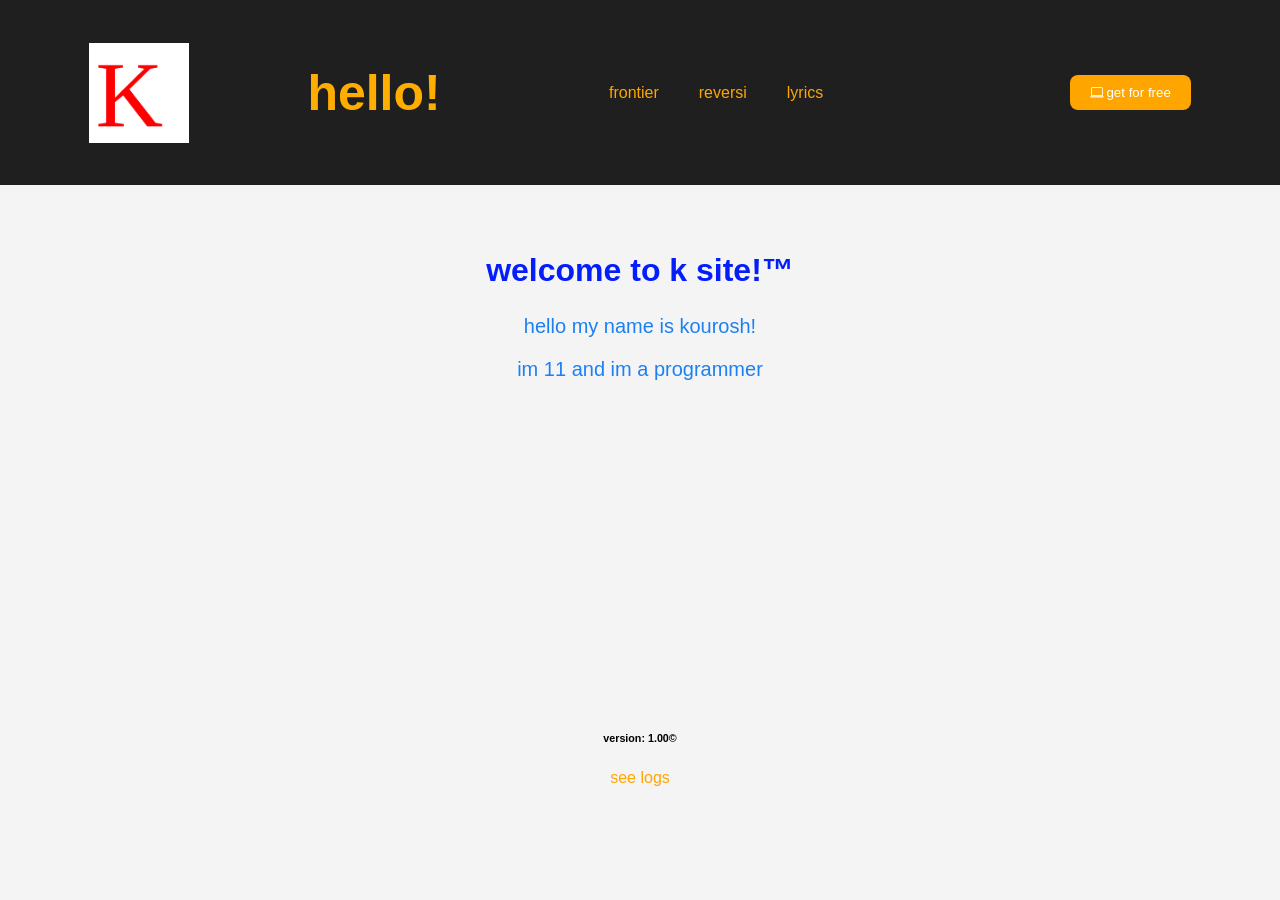
<file: index.html>
<!DOCTYPE html>
<html lang="en">
<head>
    <meta charset="UTF-8">
    <meta name="viewport" content="width=device-width, initial-scale=1.0">
    <title>K site!</title>
    <link rel="stylesheet" href="style.css">
    <link rel="stylesheet" href="https://cdn.jsdelivr.net/npm/bootstrap-icons@1.13.1/font/bootstrap-icons.min.css">
</head>
<body>
    <!-- header -->
    <header class="header-top">
        <img src="images/images.png" class="img1">
        <h1 class="h11">hello!</h1>
        <nav class="nav1">
        <ul class="ul1">
            <a href="frontier.html">
            <li>frontier</li>
            </a>
            <a href="reversi.html">
            <li>reversi</li>
            </a>
            <a href="lyrics.html">
            <li>lyrics</li>
            </a>
        </ul>
        </nav>
        <br>
        <button><i class="bi bi-laptop"></i> get for free</button>
    </header>
    <main class="main1">
    <h2 class="h21">welcome to k site!™</h2>
    <p>hello my name is kourosh!</p>
    <p>im 11 and im a programmer</p>
    <br><br><br><br><br><br><br><br><br><br><br><br><br><br><br><br><br>
    <h6>version: 1.00©</h6>
    <a href="log.html">see logs</a>
    </main>
</body>
</html>
</file>
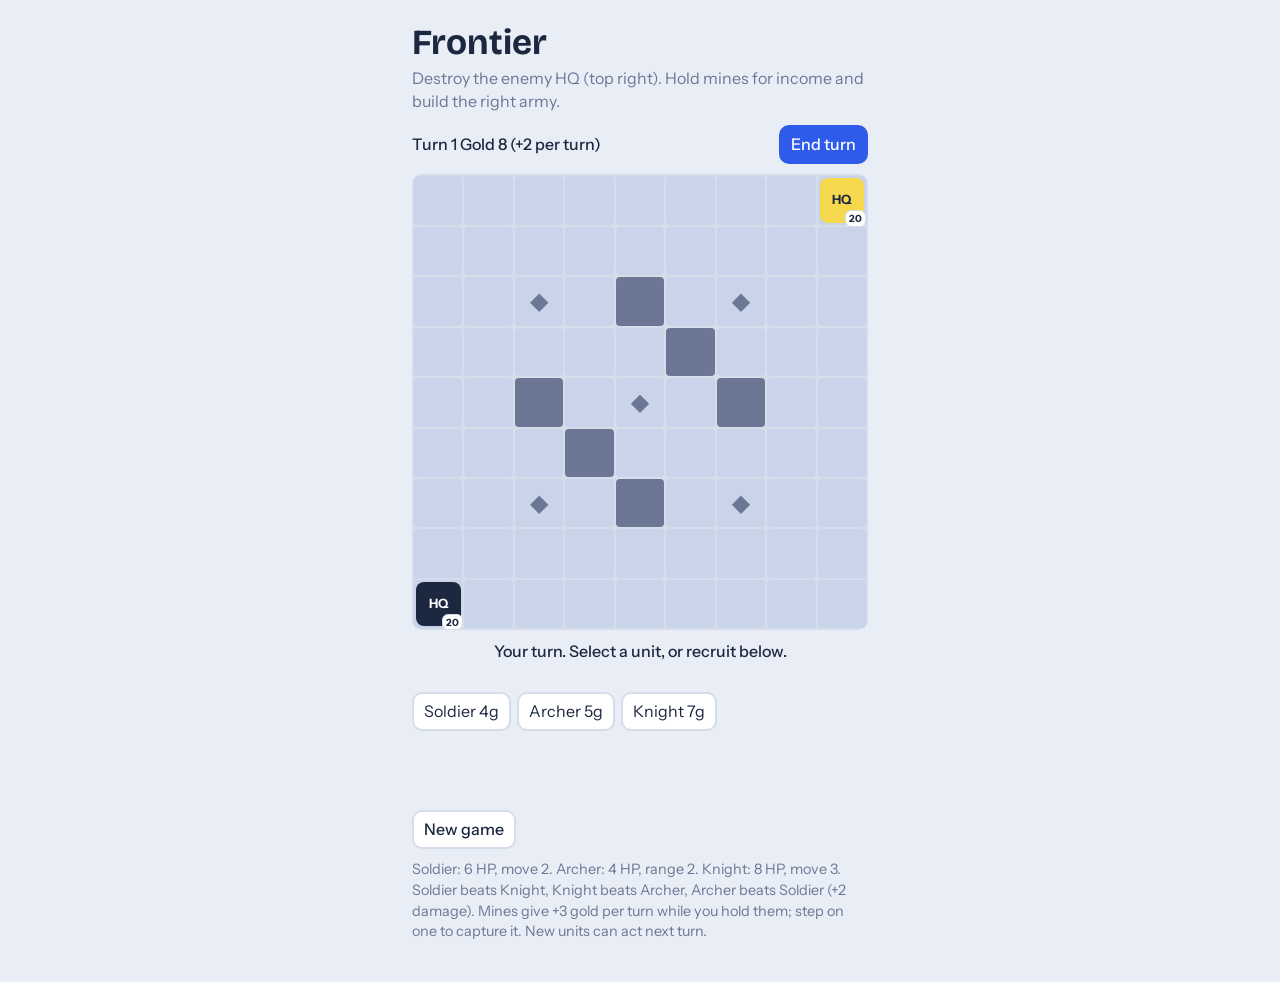
<file: frontier.html>
<!DOCTYPE html>
<html lang="en">
<head>
<meta charset="utf-8">
<meta name="viewport" content="width=device-width, initial-scale=1, viewport-fit=cover">
<title>Frontier</title>
<link href="https://fonts.googleapis.com/css2?family=Bricolage+Grotesque:wght@500;700&family=Instrument+Sans:wght@400;500&display=swap" rel="stylesheet">
<style>
:root{
  box-sizing:border-box;
  --bg:#e9eef6;--card:#fff;--ink:#1c2740;--muted:#6b7794;--line:#d5dcea;--board:#c9d4ea;
  --p1:#1c2740;--p1t:#fff;--p2:#f6d84c;--p2t:#1c2740;--accent:#2f5bea;--danger:#e0453a;--gold:#b58f00;
  padding-top:env(safe-area-inset-top,0px);padding-bottom:env(safe-area-inset-bottom,0px);
}
@media (prefers-color-scheme:dark){
  :root:not([data-theme="light"]){--bg:#141b2d;--card:#24304e;--ink:#e8edf8;--muted:#93a0bf;--line:#2c3856;--board:#24304e;--p1:#e8edf8;--p1t:#141b2d;--accent:#7b9bff;--gold:#f6d84c}
}
:root[data-theme="dark"]{--bg:#141b2d;--card:#24304e;--ink:#e8edf8;--muted:#93a0bf;--line:#2c3856;--board:#24304e;--p1:#e8edf8;--p1t:#141b2d;--accent:#7b9bff;--gold:#f6d84c}
html{scroll-padding-top:env(safe-area-inset-top,0px)}
*,*:before,*:after{box-sizing:inherit}
body{margin:0;background:var(--bg);color:var(--ink);font-family:"Instrument Sans",system-ui,sans-serif;font-size:16px;line-height:1.45}
main{max-width:480px;margin:0 auto;padding:24px 12px 40px}
h1{font-family:"Bricolage Grotesque",system-ui,sans-serif;font-weight:700;font-size:2.2rem;line-height:1.1;margin:0 0 4px}
.sub{color:var(--muted);margin:0 0 12px}
.row{display:flex;justify-content:space-between;align-items:center;gap:8px;margin-bottom:10px;flex-wrap:wrap;font-weight:500}
button{font:inherit;cursor:pointer;border-radius:10px;border:2px solid var(--line);background:var(--card);color:var(--ink);padding:6px 10px}
button:disabled{opacity:.45;cursor:default}
button.go{background:var(--accent);border-color:var(--accent);color:#fff;font-weight:500}
:root[data-theme="dark"] button.go{color:#141b2d}
:focus-visible{outline:3px solid var(--accent);outline-offset:2px}
.board{display:grid;grid-template-columns:repeat(9,1fr);gap:2px;background:var(--line);padding:2px;border-radius:10px}
.cell{aspect-ratio:1;background:var(--board);border:0;border-radius:4px;padding:0;position:relative;display:flex;align-items:center;justify-content:center}
.cell.wall{background:var(--muted)}
.cell.reach{box-shadow:inset 0 0 0 3px var(--accent);background:color-mix(in srgb,var(--accent) 22%,var(--board))}
.cell.tgt{box-shadow:inset 0 0 0 3px var(--danger)}
.cell.sel{outline:3px solid var(--accent);outline-offset:-3px}
.mine{position:absolute;font-style:normal;font-size:1.5rem;line-height:1;color:var(--muted)}
.mine.o0{color:var(--p1)}.mine.o1{color:var(--gold)}
.u,.hq{position:relative;z-index:1;display:flex;align-items:center;justify-content:center;font-weight:700;width:78%;height:78%}
.u{border-radius:50%}.hq{border-radius:8px;width:92%;height:92%;font-size:.8rem}
.u.o0,.hq.o0{background:var(--p1);color:var(--p1t)}
.u.o1,.hq.o1{background:var(--p2);color:var(--p2t)}
.u.done{opacity:.55}
small{position:absolute;right:-2px;bottom:-4px;font-size:.62rem;background:var(--card);color:var(--ink);border-radius:6px;padding:0 3px;border:1px solid var(--line)}
.msg{min-height:2.6em;margin:10px 0;font-weight:500;text-align:center}
.rec{display:flex;gap:6px;flex-wrap:wrap;margin-bottom:10px}
.log{color:var(--muted);font-size:.9rem;min-height:4.2em;margin:0 0 8px}
.help{color:var(--muted);font-size:.9rem;margin:0}
</style>
</head>
<body>
<main>
  <h1>Frontier</h1>
  <p class="sub">Destroy the enemy HQ (top right). Hold mines for income and build the right army.</p>
  <div class="row"><span id="info"></span><button class="go" id="end" type="button">End turn</button></div>
  <div class="board" id="board"></div>
  <div class="msg" id="msg" aria-live="polite"></div>
  <div class="rec" id="rec"></div>
  <p class="log" id="log"></p>
  <div class="row"><button id="new" type="button">New game</button></div>
  <p class="help">Soldier: 6 HP, move 2. Archer: 4 HP, range 2. Knight: 8 HP, move 3. Soldier beats Knight, Knight beats Archer, Archer beats Soldier (+2 damage). Mines give +3 gold per turn while you hold them; step on one to capture it. New units can act next turn.</p>
</main>
<script>
var G=9,T={S:{n:"Soldier",c:4,hp:6,a:3,m:2,r:1},A:{n:"Archer",c:5,hp:4,a:3,m:2,r:2},K:{n:"Knight",c:7,hp:8,a:4,m:3,r:1}};
var BEAT={K:"A",A:"S",S:"K"},DIRS=[[1,0],[-1,0],[0,1],[0,-1]];
var walls,mines,units,hq,gold,turn,turnNo,sel,over,winner,busy,notes,cells=[];
function key(x,y){return x+","+y}
function dist(a,b,c,d){return Math.abs(a-c)+Math.abs(b-d)}
function ub(x,y){return units.find(function(u){return u.x===x&&u.y===y})}
function hqAt(x,y){return hq.findIndex(function(h){return h.x===x&&h.y===y})}
function blocked(x,y){return x<0||y<0||x>=G||y>=G||walls[key(x,y)]||ub(x,y)||hqAt(x,y)>=0}
function mineAt(x,y){return mines.find(function(m){return m.x===x&&m.y===y})}
function income(o){return 2+3*mines.filter(function(m){return m.owner===o}).length}
function note(t){notes.push(t);if(notes.length>3)notes.shift()}
function reach(u){
  var q=[{x:u.x,y:u.y,d:0}],seen={},out=[];seen[key(u.x,u.y)]=1;
  while(q.length){
    var c=q.shift();out.push(c);if(c.d>=T[u.t].m)continue;
    DIRS.forEach(function(d){var x=c.x+d[0],y=c.y+d[1];
      if(!seen[key(x,y)]&&!blocked(x,y)){seen[key(x,y)]=1;q.push({x:x,y:y,d:c.d+1})}});
  }
  return out;
}
function targets(u,x,y){
  var r=T[u.t].r,out=[];
  units.forEach(function(e){if(e.o!==u.o&&dist(e.x,e.y,x,y)<=r)out.push({k:"u",e:e,x:e.x,y:e.y})});
  var h=hq[1-u.o];if(dist(h.x,h.y,x,y)<=r)out.push({k:"h",e:h,x:h.x,y:h.y});
  return out;
}
function dmg(a,d){return T[a.t].a+(d.t&&BEAT[a.t]===d.t?2:0)}
function moveTo(u,x,y){u.x=x;u.y=y;u.moved=true;var m=mineAt(x,y);if(m&&m.owner!==u.o){m.owner=u.o;note((u.o?"Enemy":"You")+" captured a mine.")}}
function attack(u,g){
  var e=g.e,d=dmg(u,e),dd=dist(u.x,u.y,e.x,e.y);e.hp-=d;u.moved=u.acted=true;
  var m=(u.o?"Enemy ":"Your ")+T[u.t].n+" hit "+(g.k==="h"?"HQ":T[e.t].n)+" for "+d+".";
  if(e.hp<=0){
    if(g.k==="h"){over=true;winner=u.o}else{units=units.filter(function(x){return x!==e});m+=" Destroyed."}
  }else if(g.k==="u"&&dd===1){
    var c=dmg(e,u);u.hp-=c;m+=" Counter "+c+".";
    if(u.hp<=0){units=units.filter(function(x){return x!==u});m+=" Attacker lost."}
  }
  note(m);
}
function recruit(o,t){
  if(gold[o]<T[t].c)return false;
  var h=hq[o],c=[];
  for(var dx=-1;dx<=1;dx++)for(var dy=-1;dy<=1;dy++){var x=h.x+dx,y=h.y+dy;if((dx||dy)&&!blocked(x,y))c.push({x:x,y:y})}
  if(!c.length)return false;
  c.sort(function(a,b){return dist(a.x,a.y,4,4)-dist(b.x,b.y,4,4)});
  gold[o]-=T[t].c;units.push({t:t,o:o,x:c[0].x,y:c[0].y,hp:T[t].hp,moved:true,acted:true});
  return true;
}
function startTurn(o){gold[o]+=income(o);units.forEach(function(u){if(u.o===o)u.moved=u.acted=false})}
function aiRecruit(){
  var cnt={S:0,A:0,K:0},keys=["S","A","K"];
  units.forEach(function(u){if(u.o===0)cnt[u.t]++});
  var n=units.filter(function(u){return u.o===1}).length;
  while(n<9){
    keys.sort(function(a,b){return cnt[b]-cnt[a]||Math.random()-.5});
    var want={K:"S",A:"K",S:"A"}[keys[0]];
    if(gold[1]<T[want].c)want="S";
    if(!recruit(1,want))break;
    n++;
  }
}
function aiAct(u){
  var mn=mines.filter(function(m){return m.owner!==1}).sort(function(a,b){return dist(a.x,a.y,u.x,u.y)-dist(b.x,b.y,u.x,u.y)})[0];
  var obj=mn&&dist(mn.x,mn.y,u.x,u.y)<=6?mn:hq[0],best=null,bs=-1e9;
  reach(u).forEach(function(t){
    var m=mineAt(t.x,t.y),base=-0.4*dist(t.x,t.y,obj.x,obj.y)+(m&&m.owner!==1?5:0);
    if(base>bs){bs=base;best={t:t,g:null}}
    targets(u,t.x,t.y).forEach(function(g){
      var d=dmg(u,g.e),kill=g.e.hp<=d,ad=dist(t.x,t.y,g.x,g.y);
      var s=base+3*d+(kill?12:0)+(g.k==="h"?d*2:0)-(ad===1&&g.k==="u"&&!kill?dmg(g.e,u)*2:0);
      if(s>bs){bs=s;best={t:t,g:g}}
    });
  });
  if(best.t.x!==u.x||best.t.y!==u.y)moveTo(u,best.t.x,best.t.y);
  if(best.g)attack(u,best.g);
}
function aiTurn(){
  startTurn(1);aiRecruit();render();
  var list=units.filter(function(u){return u.o===1}),i=0;
  (function step(){
    if(over){render();return}
    if(i>=list.length){turn=0;busy=false;turnNo++;startTurn(0);render();return}
    var u=list[i++];
    if(units.indexOf(u)>=0)aiAct(u);
    render();setTimeout(step,350);
  })();
}
function render(){
  var rs={},ts={};
  if(sel&&turn===0&&!over){
    if(!sel.moved)reach(sel).forEach(function(c){if(c.d>0)rs[key(c.x,c.y)]=1});
    if(!sel.acted)targets(sel,sel.x,sel.y).forEach(function(g){ts[key(g.x,g.y)]=1});
  }
  cells.forEach(function(el,i){
    var x=i%G,y=Math.floor(i/G),k=key(x,y),h="",cls="cell",lab="Column "+(x+1)+", row "+(y+1)+": ";
    if(walls[k]){cls+=" wall";lab+="mountain"}
    var m=mineAt(x,y);
    if(m){h+='<i class="mine o'+m.owner+'">&#9670;</i>';lab+="mine, "+(m.owner<0?"neutral":m.owner?"enemy":"yours")+". "}
    var hi=hqAt(x,y);
    if(hi>=0){h+='<span class="hq o'+hi+'">HQ<small>'+hq[hi].hp+'</small></span>';lab+=(hi?"enemy":"your")+" HQ, "+hq[hi].hp+" health"}
    var u=ub(x,y);
    if(u){h+='<span class="u o'+u.o+(u.moved&&u.acted?" done":"")+'">'+u.t+'<small>'+u.hp+'</small></span>';lab+=(u.o?"enemy ":"your ")+T[u.t].n+", "+u.hp+" health"}
    if(rs[k]){cls+=" reach";lab+="can move here"}
    if(ts[k]){cls+=" tgt";lab+=", can attack"}
    if(sel&&sel===u)cls+=" sel";
    el.className=cls;el.innerHTML=h;el.setAttribute("aria-label",lab);
  });
  document.getElementById("info").textContent="Turn "+turnNo+"   Gold "+gold[0]+" (+"+income(0)+" per turn)";
  document.getElementById("msg").textContent=over?(winner===0?"Victory! The enemy HQ has fallen.":"Defeat. Your HQ has fallen."):busy?"Enemy is moving...":"Your turn. Select a unit, or recruit below.";
  document.getElementById("log").innerHTML=notes.join("<br>");
  document.querySelectorAll("#rec button").forEach(function(b){b.disabled=over||busy||gold[0]<T[b.dataset.t].c});
  document.getElementById("end").disabled=over||busy;
}
function click(x,y){
  if(over||busy||turn!==0)return;
  var u=ub(x,y),s=sel;
  if(s){
    if(u&&u.o===0){sel=(u.moved&&u.acted)?null:u;render();return}
    if(!s.acted){var g=targets(s,s.x,s.y).find(function(t){return t.x===x&&t.y===y});
      if(g){attack(s,g);sel=null;render();return}}
    if(!s.moved){var r=reach(s).find(function(c){return c.d>0&&c.x===x&&c.y===y});
      if(r){moveTo(s,x,y);render();return}}
    sel=null;render();return;
  }
  if(u&&u.o===0&&!(u.moved&&u.acted))sel=u;
  render();
}
function newGame(){
  walls={};[[3,5],[5,3],[2,4],[6,4],[4,6],[4,2]].forEach(function(p){walls[key(p[0],p[1])]=1});
  mines=[[2,6],[6,2],[4,4],[6,6],[2,2]].map(function(p){return{x:p[0],y:p[1],owner:-1}});
  units=[];hq=[{x:0,y:8,hp:20},{x:8,y:0,hp:20}];gold=[6,6];turn=0;turnNo=1;sel=null;over=false;winner=-1;busy=false;notes=[];
  startTurn(0);render();
}
var bd=document.getElementById("board");
for(var k=0;k<G*G;k++)(function(i){
  var b=document.createElement("button");b.type="button";b.className="cell";
  b.onclick=function(){click(i%G,Math.floor(i/G))};bd.appendChild(b);cells.push(b);
})(k);
var rec=document.getElementById("rec");
["S","A","K"].forEach(function(t){
  var b=document.createElement("button");b.type="button";b.dataset.t=t;b.textContent=T[t].n+" "+T[t].c+"g";
  b.onclick=function(){if(!over&&!busy&&turn===0){if(!recruit(0,t))note("No free space next to your HQ.");render()}};
  rec.appendChild(b);
});
document.getElementById("end").onclick=function(){
  if(over||busy)return;sel=null;turn=1;busy=true;render();setTimeout(aiTurn,400);
};
document.getElementById("new").onclick=newGame;
newGame();
</script>
</body>
</html>
</file>
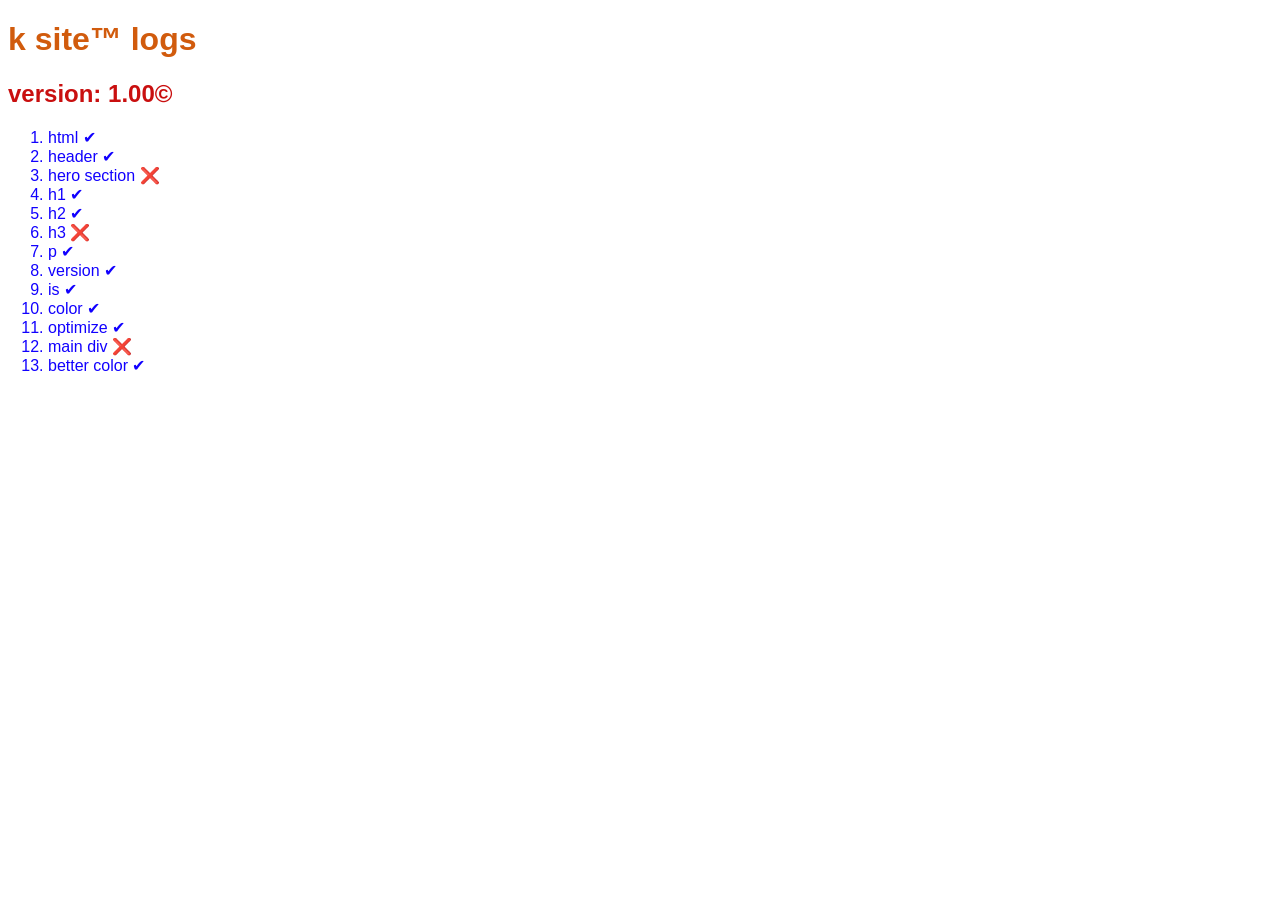
<file: log.html>
<!DOCTYPE html>
<html lang="en">
<head>
    <meta charset="UTF-8">
    <meta name="viewport" content="width=device-width, initial-scale=1.0">
    <title>k site logs</title>
    <link rel="stylesheet" href="log.css">
</head>
<body>
    <h1>k site™ logs</h1>
    <h2>version: 1.00©</h2>
    <ul>
        <li>html ✔</li>
        <li>header ✔</li>
        <li>hero section ❌</li>
        <li>h1 ✔</li>
        <li>h2 ✔</li>
        <li>h3 ❌</li>
        <li>p ✔</li>
        <li>version ✔</li>
        <li>is ✔</li>
        <li>color ✔</li>
        <li>optimize ✔</li>
        <li>main div ❌</li>
        <li>better color ✔</li>
    </ul>
</body>
</html>
</file>
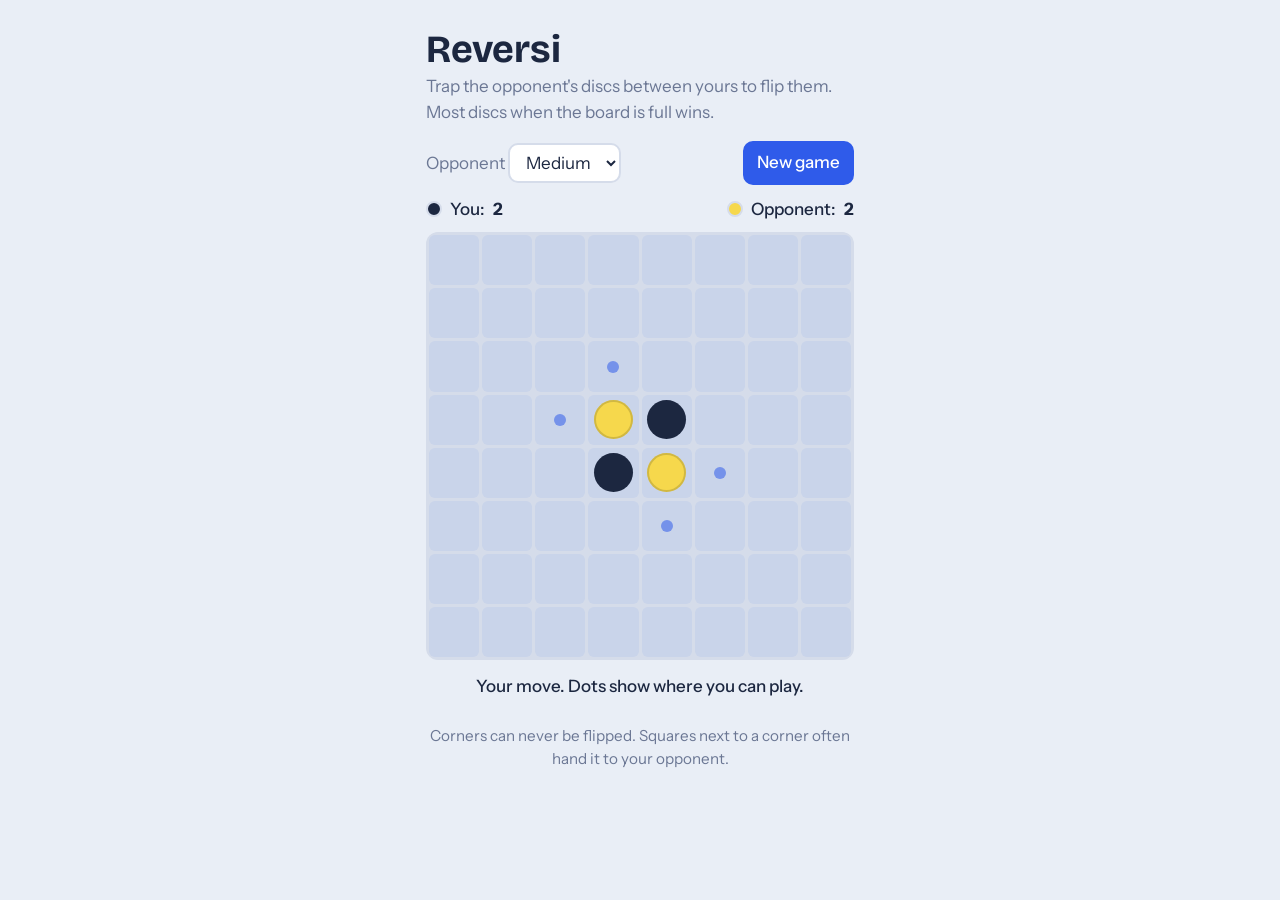
<file: reversi.html>
<!DOCTYPE html>
<html lang="en">
<head>
<meta charset="utf-8">
<meta name="viewport" content="width=device-width, initial-scale=1, viewport-fit=cover">
<title>Reversi</title>
<link href="https://fonts.googleapis.com/css2?family=Bricolage+Grotesque:wght@500;700&family=Instrument+Sans:wght@400;500&display=swap" rel="stylesheet">
<style>
:root{
  box-sizing:border-box;
  --bg:#e9eef6; --card:#ffffff; --ink:#1c2740; --muted:#6b7794; --line:#d5dcea;
  --board:#c9d4ea; --p1:#1c2740; --p2:#f6d84c; --accent:#2f5bea;
  padding-top:env(safe-area-inset-top,0px); padding-bottom:env(safe-area-inset-bottom,0px);
}
@media (prefers-color-scheme:dark){
  :root:not([data-theme="light"]){--bg:#141b2d;--card:#24304e;--ink:#e8edf8;--muted:#93a0bf;--line:#2c3856;--board:#24304e;--p1:#e8edf8;--p2:#f6d84c;--accent:#7b9bff}
}
:root[data-theme="dark"]{--bg:#141b2d;--card:#24304e;--ink:#e8edf8;--muted:#93a0bf;--line:#2c3856;--board:#24304e;--p1:#e8edf8;--p2:#f6d84c;--accent:#7b9bff}
html{scroll-padding-top:env(safe-area-inset-top,0px)}
*,*:before,*:after{box-sizing:inherit}
body{margin:0;background:var(--bg);color:var(--ink);font-family:"Instrument Sans",system-ui,sans-serif;font-size:17px;line-height:1.5}
main{max-width:460px;margin:0 auto;padding:28px 16px 40px}
h1{font-family:"Bricolage Grotesque",system-ui,sans-serif;font-weight:700;font-size:2.4rem;line-height:1.1;margin:0 0 4px}
.sub{color:var(--muted);margin:0 0 16px}
.bar{display:flex;justify-content:space-between;align-items:center;gap:8px;margin-bottom:12px;flex-wrap:wrap}
.bar label{color:var(--muted)}
select,button.new{font:inherit;border-radius:10px;padding:7px 12px;border:2px solid var(--line);background:var(--card);color:var(--ink)}
button.new{background:var(--accent);border-color:var(--accent);color:#fff;font-weight:500;cursor:pointer}
:root[data-theme="dark"] button.new{color:#141b2d}
:focus-visible{outline:3px solid var(--accent);outline-offset:2px}
.score{display:flex;justify-content:space-between;font-weight:500;margin-bottom:10px}
.score span{display:flex;align-items:center;gap:8px}
.dot{width:16px;height:16px;border-radius:50%;display:inline-block;border:2px solid var(--line)}
.board{display:grid;grid-template-columns:repeat(8,1fr);gap:3px;background:var(--line);padding:3px;border-radius:12px}
.cell{aspect-ratio:1;background:var(--board);border:0;border-radius:6px;padding:0;position:relative;cursor:pointer;display:flex;align-items:center;justify-content:center}
.disc{width:78%;height:78%;border-radius:50%;background:transparent;transform:scale(0);transition:background .3s,transform .3s}
.cell.c1 .disc{background:var(--p1);transform:scale(1)}
.cell.c2 .disc{background:var(--p2);transform:scale(1);box-shadow:inset 0 0 0 2px rgba(0,0,0,.15)}
.cell.hint:after{content:"";position:absolute;width:24%;height:24%;border-radius:50%;background:var(--accent);opacity:.55}
.cell.last{outline:3px solid var(--accent);outline-offset:-3px}
.msg{min-height:3em;margin-top:14px;text-align:center;font-weight:500}
.tip{color:var(--muted);font-size:.95rem;text-align:center;margin:0}
@media (prefers-reduced-motion:reduce){.disc{transition:none}}
</style>
</head>
<body>
<main>
  <h1>Reversi</h1>
  <p class="sub">Trap the opponent's discs between yours to flip them. Most discs when the board is full wins.</p>
  <div class="bar">
    <span><label for="lvl">Opponent </label><select id="lvl"><option value="1">Easy</option><option value="3" selected>Medium</option><option value="5">Hard</option></select></span>
    <button class="new" id="new" type="button">New game</button>
  </div>
  <div class="score">
    <span><i class="dot" style="background:var(--p1)"></i>You: <b id="s1">2</b></span>
    <span><i class="dot" style="background:var(--p2)"></i>Opponent: <b id="s2">2</b></span>
  </div>
  <div class="board" id="board"></div>
  <div class="msg" id="msg" aria-live="polite"></div>
  <p class="tip">Corners can never be flipped. Squares next to a corner often hand it to your opponent.</p>
</main>
<script>
var D=[[-1,-1],[-1,0],[-1,1],[0,-1],[0,1],[1,-1],[1,0],[1,1]];
var Q=[100,-20,10,5],W=[];
(function(){var R=[[100,-20,10,5],[-20,-50,-2,-2],[10,-2,-1,-1],[5,-2,-1,-1]];
for(var r=0;r<8;r++)for(var c=0;c<8;c++){var a=r<4?r:7-r,b=c<4?c:7-c;W.push(R[a][b])}})();
var board,turn,over,busy,last,cells=[];
function flips(b,i,p){
  if(b[i])return [];var r=i>>3,c=i&7,q=3-p,out=[];
  D.forEach(function(d){
    var rr=r+d[0],cc=c+d[1],line=[];
    while(rr>=0&&rr<8&&cc>=0&&cc<8&&b[rr*8+cc]===q){line.push(rr*8+cc);rr+=d[0];cc+=d[1]}
    if(line.length&&rr>=0&&rr<8&&cc>=0&&cc<8&&b[rr*8+cc]===p)out=out.concat(line);
  });
  return out;
}
function moves(b,p){var m=[];for(var i=0;i<64;i++){var f=flips(b,i,p);if(f.length)m.push({i:i,f:f})}return m}
function apply(b,m,p){var n=b.slice();n[m.i]=p;m.f.forEach(function(x){n[x]=p});return n}
function count(b,p){var n=0;for(var i=0;i<64;i++)if(b[i]===p)n++;return n}
function evaluate(b){
  var s=0,c1=0,c2=0;
  for(var i=0;i<64;i++){if(b[i]===2){s+=W[i];c2++}else if(b[i]===1){s-=W[i];c1++}}
  s+=6*(moves(b,2).length-moves(b,1).length);
  if(c1+c2>54)s+=(c2-c1)*10;
  return s;
}
function search(b,depth,alpha,beta,p){
  var ms=moves(b,p);
  if(!ms.length){
    if(!moves(b,3-p).length)return (count(b,2)-count(b,1))*1000;
    return search(b,depth-1,alpha,beta,3-p);
  }
  if(depth<=0)return evaluate(b);
  var i,v;
  if(p===2){
    v=-Infinity;
    for(i=0;i<ms.length;i++){v=Math.max(v,search(apply(b,ms[i],2),depth-1,alpha,beta,1));alpha=Math.max(alpha,v);if(alpha>=beta)break}
  }else{
    v=Infinity;
    for(i=0;i<ms.length;i++){v=Math.min(v,search(apply(b,ms[i],1),depth-1,alpha,beta,2));beta=Math.min(beta,v);if(alpha>=beta)break}
  }
  return v;
}
function bestMove(ms){
  var depth=parseInt(document.getElementById("lvl").value,10),best=null,bv=-Infinity;
  ms.forEach(function(m){
    var v=search(apply(board,m,2),depth-1,-Infinity,Infinity,1)+Math.random()*0.5;
    if(v>bv){bv=v;best=m}
  });
  return best;
}
function render(){
  var human=!over&&!busy&&turn===1,legal={};
  if(human)moves(board,1).forEach(function(m){legal[m.i]=1});
  cells.forEach(function(el,i){
    var v=board[i];
    el.className="cell"+(v?" c"+v:"")+(legal[i]?" hint":"")+(i===last?" last":"");
    var r=Math.floor(i/8)+1,c=(i%8)+1;
    el.setAttribute("aria-label","Row "+r+" column "+c+", "+(v===1?"your disc":v===2?"opponent disc":legal[i]?"legal move":"empty"));
  });
  document.getElementById("s1").textContent=count(board,1);
  document.getElementById("s2").textContent=count(board,2);
}
function say(t){document.getElementById("msg").textContent=t}
function next(note){
  render();
  var ms=moves(board,turn);
  if(!ms.length){
    if(!moves(board,3-turn).length){
      over=true;render();
      var a=count(board,1),b=count(board,2);
      say(a>b?"You win, "+a+" to "+b+".":a<b?"Opponent wins, "+b+" to "+a+".":"Draw at "+a+" each.");
      return;
    }
    var who=turn===1?"You have":"Opponent has";
    turn=3-turn;
    next(who+" no legal moves and passes.");return;
  }
  if(turn===2){
    busy=true;render();say((note?note+" ":"")+"Opponent is thinking...");
    setTimeout(function(){
      var m=bestMove(ms);board=apply(board,m,2);last=m.i;turn=1;busy=false;next();
    },300);
  }else say((note?note+" ":"")+"Your move. Dots show where you can play.");
}
function click(i){
  if(over||busy||turn!==1)return;
  var f=flips(board,i,1);if(!f.length)return;
  board=apply(board,{i:i,f:f},1);last=i;turn=2;next();
}
function newGame(){
  board=[];for(var i=0;i<64;i++)board.push(0);
  board[27]=2;board[28]=1;board[35]=1;board[36]=2;
  turn=1;over=false;busy=false;last=-1;next();
}
var bd=document.getElementById("board");
for(var k=0;k<64;k++){
  (function(i){
    var b=document.createElement("button");b.type="button";b.className="cell";
    b.innerHTML='<span class="disc"></span>';b.onclick=function(){click(i)};
    bd.appendChild(b);cells.push(b);
  })(k);
}
document.getElementById("new").onclick=newGame;
document.getElementById("lvl").onchange=newGame;
newGame();
</script>
</body>
</html>
</file>
<file: style.css>
.header-top {
    display: flex;
    align-items: center;
    justify-content: space-around;
    background-color: #1f1f1f;
    color: white;
    padding: 30px;
}
.img1 {
    width: 100px;
}
body {
    font-family: Arial, Helvetica, sans-serif;
    background-color: #f4f4f4;
    text-align: center;
    margin: 0;
    padding: 0;
}
nav {
    margin: 20px 0;
}
main {
    padding: 40px;
}
/* btns */
button {
    background-color: orange;
    color: white;
    border: none;
    padding: 10px 20px;
    border-radius: 8px;
    /* transition: 0.3;
    animation: btn1 0.3 linear; */
}
button:hover {
    background-color: rgb(241, 155, 93);
    color: rgb(250, 252, 249);
    cursor: pointer;
}
* {
    font-family: Verdana, Geneva, Tahoma, sans-serif;
}
/* texts */
.h21 {
    font-size: 32px;
    color: #041dfd;
}
.h11 {
    font-size: 50px;
    color: #ffae00;
}
p {
    font-size: 20px;
    color: #1c80f3;
}
.ul1 {
    list-style: none;
    display: flex;
    gap: 20px;
}
a {
    color: orange;
    text-decoration: none;
    margin: 0 10px;
}
</file>
<file: log.css>
ul {
    list-style: decimal;
    color: #1100ff;
}
h1 {
    color: rgb(209, 91, 13);
}
h2 {
    color: #c90f0f;
}
* {
    font-family: Verdana, Geneva, Tahoma, sans-serif;
}
</file>
